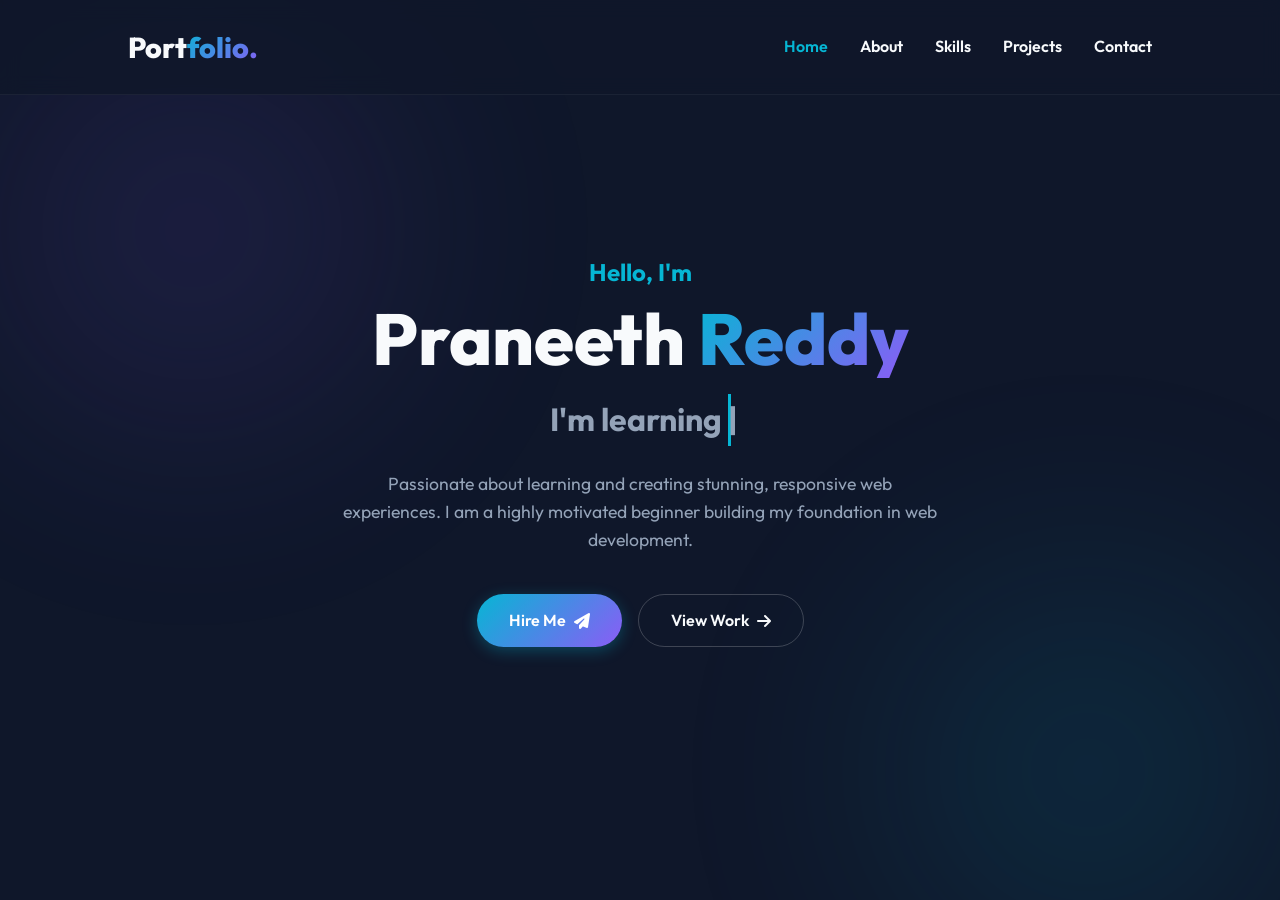
<file: index.html>
<!DOCTYPE html>
<html lang="en">
<head>
    <meta charset="UTF-8">
    <meta name="viewport" content="width=device-width, initial-scale=1.0">
    <title>Home - Stunning Web Developer Portfolio</title>
    <!-- Google Fonts -->
    <link rel="preconnect" href="https://fonts.googleapis.com">
    <link rel="preconnect" href="https://fonts.gstatic.com" crossorigin>
    <link href="https://fonts.googleapis.com/css2?family=Outfit:wght@300;400;600;800&display=swap" rel="stylesheet">
    <!-- Font Awesome for Icons -->
    <link rel="stylesheet" href="https://cdnjs.cloudflare.com/ajax/libs/font-awesome/6.4.0/css/all.min.css">
    <link rel="stylesheet" href="styles.css">
</head>
<body>
    <div class="blob-bg"></div>
    <div class="blob-bg blob-2"></div>

    <!-- Navigation -->
    <nav id="navbar">
        <div class="nav-content">
            <div class="logo">Port<span class="highlight">folio.</span></div>
            <ul class="nav-links">
                <li><a href="index.html" style="color: var(--accent-1)">Home</a></li>
                <li><a href="about.html">About</a></li>
                <li><a href="skills.html">Skills</a></li>
                <li><a href="projects.html">Projects</a></li>
                <li><a href="contact.html">Contact</a></li>
            </ul>
        </div>
    </nav>

    <!-- Hero Section -->
    <section id="home" class="hero section-padding">
        <div class="hero-content hidden">
            <h2 class="greeting">Hello, I'm</h2>
            <h1 class="name">Praneeth <span class="highlight">Reddy</span></h1>
            <h3 class="typing-text">I'm learning <span id="typed-output"></span><span class="cursor">|</span></h3>
            <p class="hero-description">
                Passionate about learning and creating stunning, responsive web experiences. 
                I am a highly motivated beginner building my foundation in web development.
            </p>
            <div class="hero-buttons">
                <a href="contact.html" class="btn primary-btn">Hire Me <i class="fas fa-paper-plane"></i></a>
                <a href="projects.html" class="btn secondary-btn">View Work <i class="fas fa-arrow-right"></i></a>
            </div>
        </div>
    </section>

    <script src="script.js"></script>
</body>
</html>
</file>
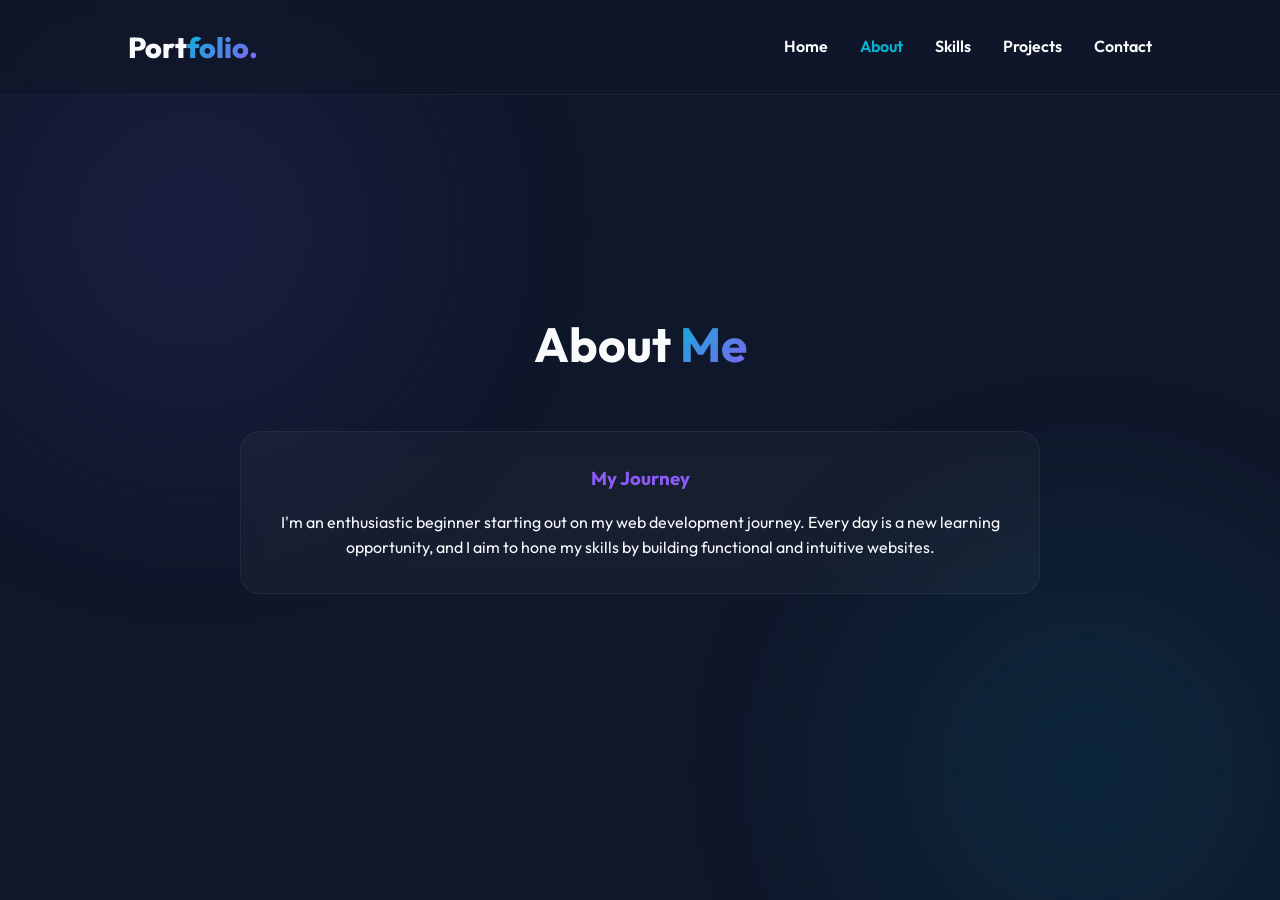
<file: about.html>
<!DOCTYPE html>
<html lang="en">
<head>
    <meta charset="UTF-8">
    <meta name="viewport" content="width=device-width, initial-scale=1.0">
    <title>About - Stunning Web Developer Portfolio</title>
    <!-- Google Fonts -->
    <link rel="preconnect" href="https://fonts.googleapis.com">
    <link rel="preconnect" href="https://fonts.gstatic.com" crossorigin>
    <link href="https://fonts.googleapis.com/css2?family=Outfit:wght@300;400;600;800&display=swap" rel="stylesheet">
    <!-- Font Awesome for Icons -->
    <link rel="stylesheet" href="https://cdnjs.cloudflare.com/ajax/libs/font-awesome/6.4.0/css/all.min.css">
    <link rel="stylesheet" href="styles.css">
</head>
<body>
    <div class="blob-bg"></div>
    <div class="blob-bg blob-2"></div>

    <!-- Navigation -->
    <nav id="navbar">
        <div class="nav-content">
            <div class="logo">Port<span class="highlight">folio.</span></div>
            <ul class="nav-links">
                <li><a href="index.html">Home</a></li>
                <li><a href="about.html" style="color: var(--accent-1)">About</a></li>
                <li><a href="skills.html">Skills</a></li>
                <li><a href="projects.html">Projects</a></li>
                <li><a href="contact.html">Contact</a></li>
            </ul>
        </div>
    </nav>

    <!-- About Section -->
    <section id="about" class="about section-padding">
        <h2 class="section-title hidden">About <span class="highlight">Me</span></h2>
        <div class="about-content hidden glass-card">
            <h3>My Journey</h3>
            <p>I'm an enthusiastic beginner starting out on my web development journey. Every day is a new learning opportunity, and I aim to hone my skills by building functional and intuitive websites.</p>
        </div>
    </section>

    <script src="script.js"></script>
</body>
</html>
</file>
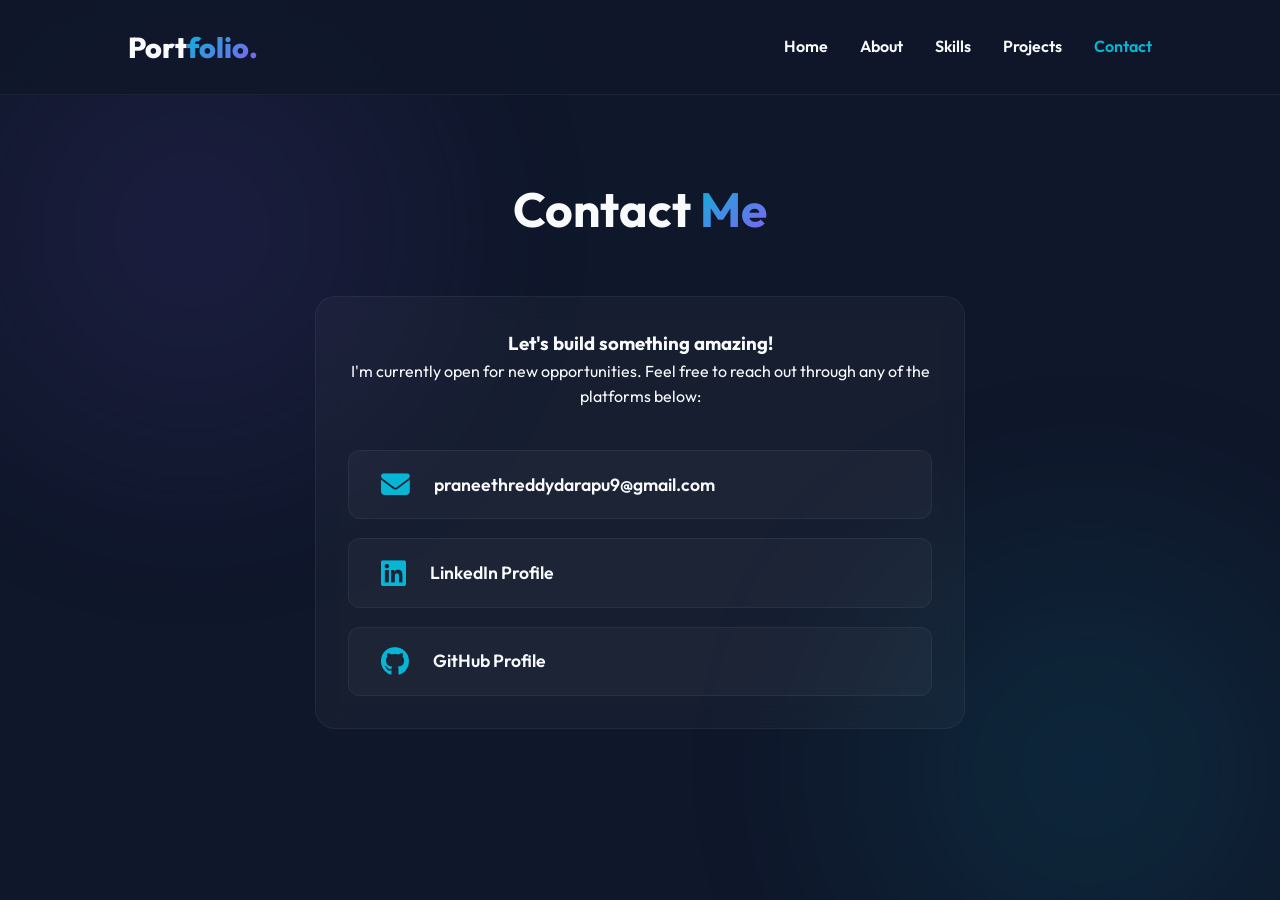
<file: contact.html>
<!DOCTYPE html>
<html lang="en">
<head>
    <meta charset="UTF-8">
    <meta name="viewport" content="width=device-width, initial-scale=1.0">
    <title>Contact - Stunning Web Developer Portfolio</title>
    <!-- Google Fonts -->
    <link rel="preconnect" href="https://fonts.googleapis.com">
    <link rel="preconnect" href="https://fonts.gstatic.com" crossorigin>
    <link href="https://fonts.googleapis.com/css2?family=Outfit:wght@300;400;600;800&display=swap" rel="stylesheet">
    <!-- Font Awesome for Icons -->
    <link rel="stylesheet" href="https://cdnjs.cloudflare.com/ajax/libs/font-awesome/6.4.0/css/all.min.css">
    <link rel="stylesheet" href="styles.css">
</head>
<body>
    <div class="blob-bg"></div>
    <div class="blob-bg blob-2"></div>

    <!-- Navigation -->
    <nav id="navbar">
        <div class="nav-content">
            <div class="logo">Port<span class="highlight">folio.</span></div>
            <ul class="nav-links">
                <li><a href="index.html">Home</a></li>
                <li><a href="about.html">About</a></li>
                <li><a href="skills.html">Skills</a></li>
                <li><a href="projects.html">Projects</a></li>
                <li><a href="contact.html" style="color: var(--accent-1)">Contact</a></li>
            </ul>
        </div>
    </nav>

    <!-- Contact Section -->
    <section id="contact" class="contact section-padding">
        <h2 class="section-title hidden">Contact <span class="highlight">Me</span></h2>
        <div class="contact-container hidden">
            <div class="contact-info glass-card">
                <h3>Let's build something amazing!</h3>
                <p>I'm currently open for new opportunities. Feel free to reach out through any of the platforms below:</p>
                <div class="contact-links">
                    <a href="mailto:praneethreddydarapu9@gmail.com" class="contact-link">
                        <i class="fas fa-envelope"></i>
                        <span>praneethreddydarapu9@gmail.com</span>
                    </a>
                    <a href="https://www.linkedin.com/in/praneeth-reddy-303336348" target="_blank" class="contact-link">
                        <i class="fab fa-linkedin"></i>
                        <span>LinkedIn Profile</span>
                    </a>
                    <a href="https://github.com/praneethreddydarapu9-boop" target="_blank" class="contact-link">
                        <i class="fab fa-github"></i>
                        <span>GitHub Profile</span>
                    </a>
                </div>
            </div>
        </div>
    </section>

    <script src="script.js"></script>
</body>
</html>
</file>
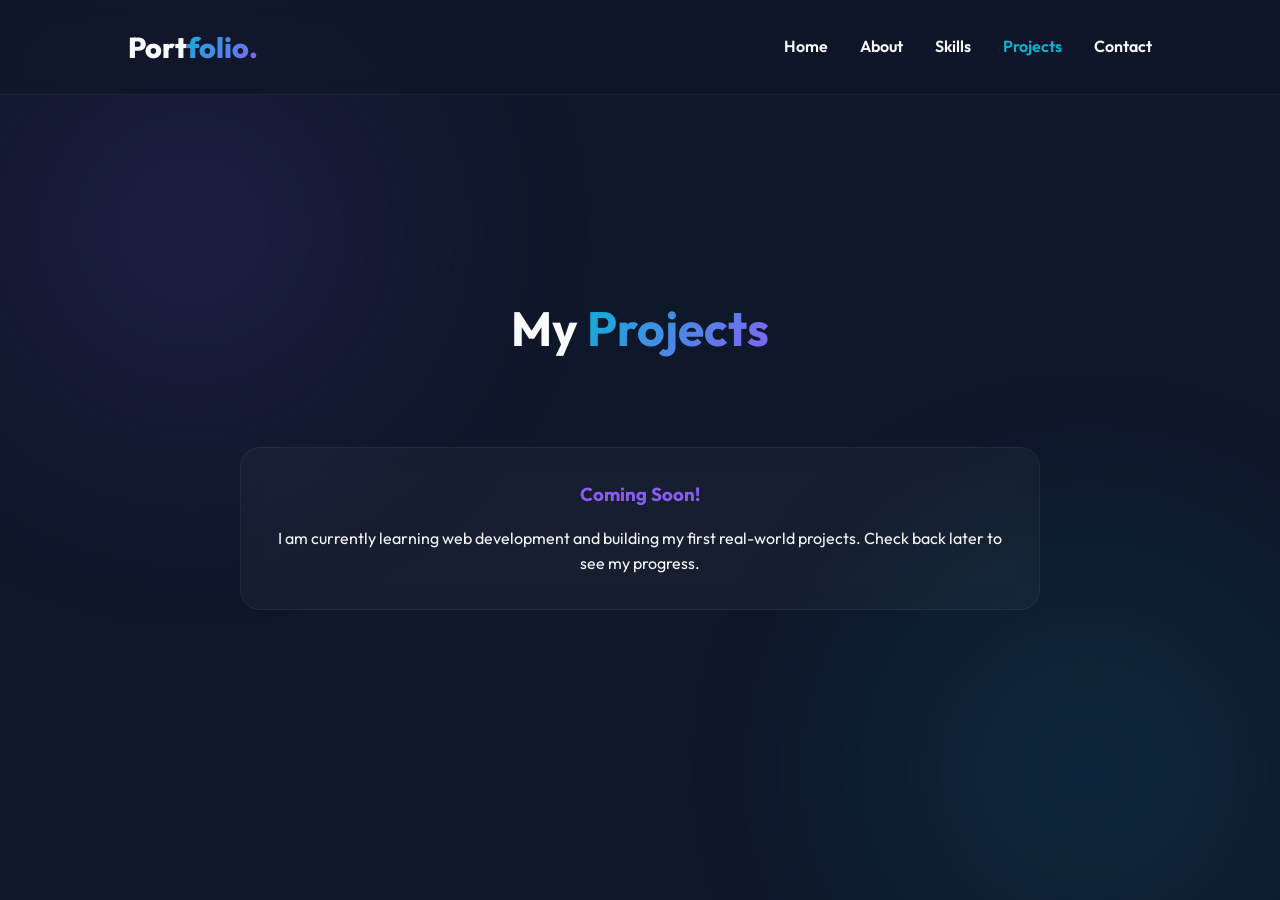
<file: projects.html>
<!DOCTYPE html>
<html lang="en">
<head>
    <meta charset="UTF-8">
    <meta name="viewport" content="width=device-width, initial-scale=1.0">
    <title>Projects - Stunning Web Developer Portfolio</title>
    <!-- Google Fonts -->
    <link rel="preconnect" href="https://fonts.googleapis.com">
    <link rel="preconnect" href="https://fonts.gstatic.com" crossorigin>
    <link href="https://fonts.googleapis.com/css2?family=Outfit:wght@300;400;600;800&display=swap" rel="stylesheet">
    <!-- Font Awesome for Icons -->
    <link rel="stylesheet" href="https://cdnjs.cloudflare.com/ajax/libs/font-awesome/6.4.0/css/all.min.css">
    <link rel="stylesheet" href="styles.css">
</head>
<body>
    <div class="blob-bg"></div>
    <div class="blob-bg blob-2"></div>

    <!-- Navigation -->
    <nav id="navbar">
        <div class="nav-content">
            <div class="logo">Port<span class="highlight">folio.</span></div>
            <ul class="nav-links">
                <li><a href="index.html">Home</a></li>
                <li><a href="about.html">About</a></li>
                <li><a href="skills.html">Skills</a></li>
                <li><a href="projects.html" style="color: var(--accent-1)">Projects</a></li>
                <li><a href="contact.html">Contact</a></li>
            </ul>
        </div>
    </nav>

    <!-- Projects Section -->
    <section id="projects" class="projects section-padding">
        <h2 class="section-title hidden">My <span class="highlight">Projects</span></h2>
        <div class="about-content hidden glass-card" style="margin-top: 2rem;">
            <h3>Coming Soon!</h3>
            <p>I am currently learning web development and building my first real-world projects. Check back later to see my progress.</p>
        </div>
    </section>

    <script src="script.js"></script>
</body>
</html>
</file>
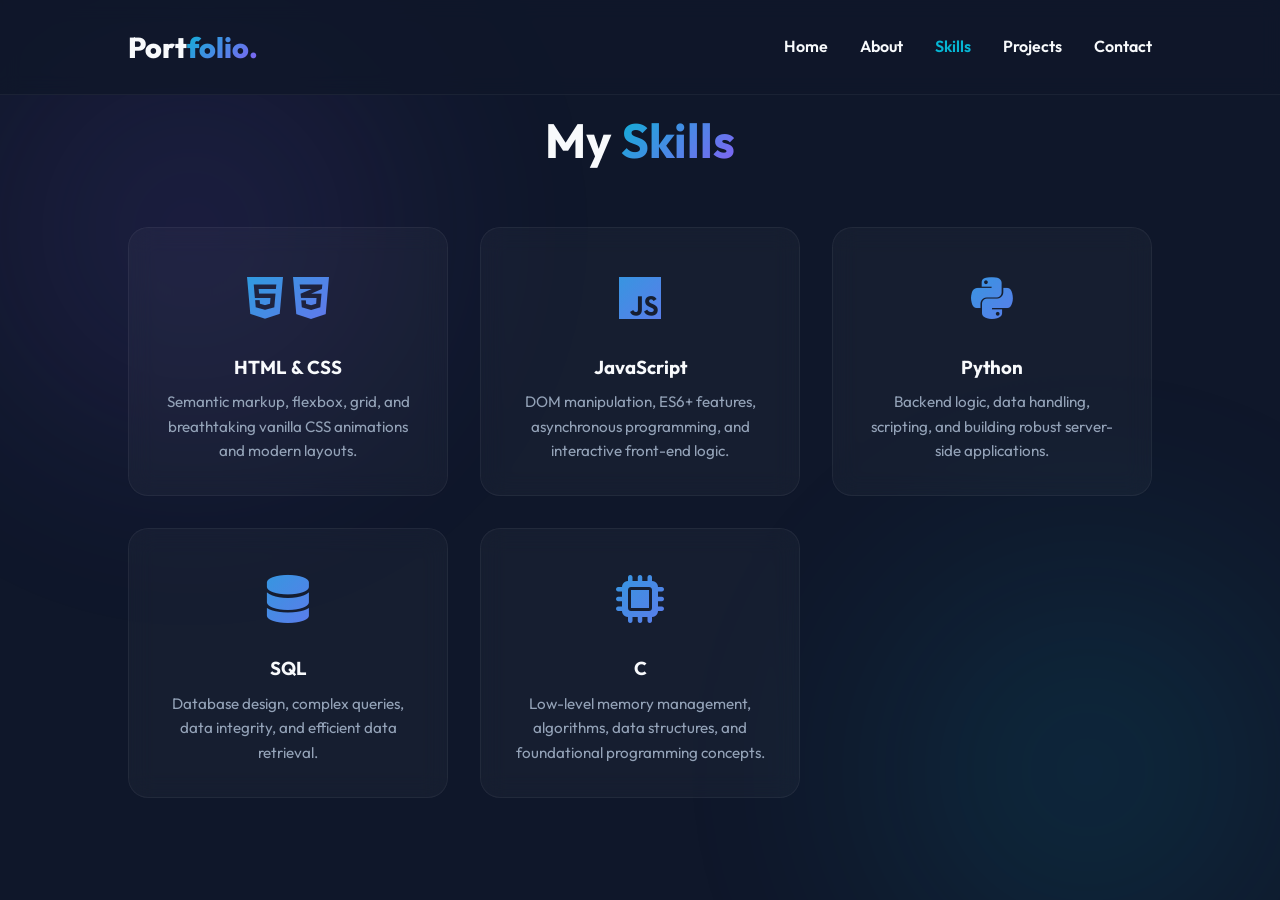
<file: skills.html>
<!DOCTYPE html>
<html lang="en">
<head>
    <meta charset="UTF-8">
    <meta name="viewport" content="width=device-width, initial-scale=1.0">
    <title>Skills - Stunning Web Developer Portfolio</title>
    <!-- Google Fonts -->
    <link rel="preconnect" href="https://fonts.googleapis.com">
    <link rel="preconnect" href="https://fonts.gstatic.com" crossorigin>
    <link href="https://fonts.googleapis.com/css2?family=Outfit:wght@300;400;600;800&display=swap" rel="stylesheet">
    <!-- Font Awesome for Icons -->
    <link rel="stylesheet" href="https://cdnjs.cloudflare.com/ajax/libs/font-awesome/6.4.0/css/all.min.css">
    <link rel="stylesheet" href="styles.css">
</head>
<body>
    <div class="blob-bg"></div>
    <div class="blob-bg blob-2"></div>

    <!-- Navigation -->
    <nav id="navbar">
        <div class="nav-content">
            <div class="logo">Port<span class="highlight">folio.</span></div>
            <ul class="nav-links">
                <li><a href="index.html">Home</a></li>
                <li><a href="about.html">About</a></li>
                <li><a href="skills.html" style="color: var(--accent-1)">Skills</a></li>
                <li><a href="projects.html">Projects</a></li>
                <li><a href="contact.html">Contact</a></li>
            </ul>
        </div>
    </nav>

    <!-- Skills Section -->
    <section id="skills" class="skills section-padding">
        <h2 class="section-title hidden">My <span class="highlight">Skills</span></h2>
        <div class="skills-container grid-layout hidden">
            <div class="skill-card glass-card">
                <div class="skill-icon"><i class="fab fa-html5"></i> <i class="fab fa-css3-alt"></i></div>
                <h3>HTML & CSS</h3>
                <p>Semantic markup, flexbox, grid, and breathtaking vanilla CSS animations and modern layouts.</p>
            </div>
            <div class="skill-card glass-card">
                <div class="skill-icon"><i class="fab fa-js"></i></div>
                <h3>JavaScript</h3>
                <p>DOM manipulation, ES6+ features, asynchronous programming, and interactive front-end logic.</p>
            </div>
            <div class="skill-card glass-card">
                <div class="skill-icon"><i class="fab fa-python"></i></div>
                <h3>Python</h3>
                <p>Backend logic, data handling, scripting, and building robust server-side applications.</p>
            </div>
            <div class="skill-card glass-card">
                <div class="skill-icon"><i class="fas fa-database"></i></div>
                <h3>SQL</h3>
                <p>Database design, complex queries, data integrity, and efficient data retrieval.</p>
            </div>
            <div class="skill-card glass-card">
                <div class="skill-icon"><i class="fas fa-microchip"></i></div>
                <h3>C</h3>
                <p>Low-level memory management, algorithms, data structures, and foundational programming concepts.</p>
            </div>
        </div>
    </section>

    <script src="script.js"></script>
</body>
</html>
</file>
<file: styles.css>
:root {
    --bg-color: #0f172a;
    --card-bg: rgba(255, 255, 255, 0.03);
    --card-border: rgba(255, 255, 255, 0.05);
    --text-primary: #f8fafc;
    --text-secondary: #94a3b8;
    --accent-1: #06b6d4; /* Cyan */
    --accent-2: #8b5cf6; /* Purple */
    --font-heading: 'Outfit', sans-serif;
    --font-body: 'Outfit', sans-serif;
    --transition: all 0.3s ease;
}

* {
    margin: 0;
    padding: 0;
    box-sizing: border-box;
    scroll-behavior: smooth;
}

body {
    background-color: var(--bg-color);
    color: var(--text-primary);
    font-family: var(--font-body);
    line-height: 1.6;
    overflow-x: hidden;
    position: relative;
}

.blob-bg {
    position: fixed;
    top: -10%;
    left: -10%;
    width: 50vw;
    height: 50vw;
    border-radius: 50%;
    background: radial-gradient(circle, var(--accent-2) 0%, transparent 70%);
    opacity: 0.15;
    filter: blur(100px);
    z-index: -1;
    animation: float 20s infinite alternate;
}

.blob-2 {
    top: 50%;
    left: 60%;
    background: radial-gradient(circle, var(--accent-1) 0%, transparent 70%);
    animation-delay: -5s;
}

@keyframes float {
    0% { transform: translate(0, 0) scale(1); }
    100% { transform: translate(10%, 10%) scale(1.1); }
}

.highlight {
    background: linear-gradient(135deg, var(--accent-1), var(--accent-2));
    -webkit-background-clip: text;
    background-clip: text;
    -webkit-text-fill-color: transparent;
    display: inline-block;
}

.glass-card {
    background: var(--card-bg);
    backdrop-filter: blur(12px);
    -webkit-backdrop-filter: blur(12px);
    border: 1px solid var(--card-border);
    border-radius: 20px;
    padding: 2rem;
    transition: var(--transition);
}

.glass-card:hover {
    transform: translateY(-5px);
    border-color: rgba(255, 255, 255, 0.1);
    box-shadow: 0 10px 30px -10px rgba(0, 0, 0, 0.5);
}

.section-padding {
    padding: 6rem 10%;
    min-height: 100vh;
    display: flex;
    flex-direction: column;
    justify-content: center;
}

/* Nav */
nav {
    position: fixed;
    top: 0;
    width: 100%;
    padding: 1.5rem 10%;
    z-index: 1000;
    transition: var(--transition);
    background: rgba(15, 23, 42, 0.8);
    backdrop-filter: blur(10px);
    border-bottom: 1px solid rgba(255, 255, 255, 0.05);
}

.nav-content {
    display: flex;
    justify-content: space-between;
    align-items: center;
}

.logo {
    font-size: 1.8rem;
    font-weight: 800;
    font-family: var(--font-heading);
}

.nav-links {
    display: flex;
    list-style: none;
    gap: 2rem;
}

.nav-links a {
    color: var(--text-primary);
    text-decoration: none;
    font-weight: 600;
    font-size: 1rem;
    transition: var(--transition);
    position: relative;
}

.nav-links a::after {
    content: '';
    position: absolute;
    bottom: -5px;
    left: 0;
    width: 0;
    height: 2px;
    background: linear-gradient(90deg, var(--accent-1), var(--accent-2));
    transition: var(--transition);
}

.nav-links a:hover::after {
    width: 100%;
}

.nav-links a:hover {
    color: var(--accent-1);
}

/* Hero */
.hero {
    align-items: center;
    text-align: center;
}

.greeting {
    font-size: 1.5rem;
    color: var(--accent-1);
    margin-bottom: 0.5rem;
}

.name {
    font-size: 4.5rem;
    font-weight: 800;
    line-height: 1.1;
    margin-bottom: 1rem;
}

.typing-text {
    font-size: 2rem;
    color: var(--text-secondary);
    margin-bottom: 1.5rem;
}

.cursor {
    display: inline-block;
    width: 3px;
    background-color: var(--accent-1);
    animation: blink 1s step-end infinite;
}

@keyframes blink {
    50% { opacity: 0; }
}

.hero-description {
    max-width: 600px;
    margin: 0 auto 2.5rem;
    font-size: 1.1rem;
    color: var(--text-secondary);
}

.btn {
    display: inline-flex;
    align-items: center;
    gap: 0.5rem;
    padding: 0.8rem 2rem;
    border-radius: 30px;
    font-weight: 600;
    text-decoration: none;
    transition: var(--transition);
    border: none;
    cursor: pointer;
    font-size: 1rem;
}

.primary-btn {
    background: linear-gradient(135deg, var(--accent-1), var(--accent-2));
    color: white;
    box-shadow: 0 4px 15px rgba(6, 182, 212, 0.3);
}

.primary-btn:hover {
    transform: scale(1.05);
    box-shadow: 0 6px 20px rgba(139, 92, 246, 0.4);
}

.secondary-btn {
    background: transparent;
    color: var(--text-primary);
    border: 1px solid rgba(255, 255, 255, 0.2);
}

.secondary-btn:hover {
    background: rgba(255, 255, 255, 0.05);
    border-color: rgba(255, 255, 255, 0.5);
}

.hero-buttons {
    display: flex;
    gap: 1rem;
    justify-content: center;
}

/* Sections */
.section-title {
    font-size: 3rem;
    margin-bottom: 3rem;
    text-align: center;
}

.about-content {
    max-width: 800px;
    margin: 0 auto;
    text-align: center;
}

.about-content h3 {
    margin-bottom: 1rem;
    color: var(--accent-2);
}

/* Skills */
.grid-layout {
    display: grid;
    grid-template-columns: repeat(auto-fit, minmax(280px, 1fr));
    gap: 2rem;
}

.skill-card {
    text-align: center;
}

.skill-icon {
    font-size: 3rem;
    margin-bottom: 1rem;
    background: linear-gradient(135deg, var(--accent-1), var(--accent-2));
    -webkit-background-clip: text;
    background-clip: text;
    -webkit-text-fill-color: transparent;
}

.skill-card h3 {
    margin-bottom: 0.5rem;
}

.skill-card p {
    color: var(--text-secondary);
    font-size: 0.95rem;
}

/* Projects */
.projects-grid {
    display: grid;
    grid-template-columns: repeat(auto-fit, minmax(320px, 1fr));
    gap: 2rem;
}

.project-card h3 {
    margin-bottom: 0.5rem;
}

.project-card p {
    color: var(--text-secondary);
    font-size: 0.95rem;
    margin-bottom: 1rem;
}

.tags {
    display: flex;
    flex-wrap: wrap;
    gap: 0.5rem;
}

.tags span {
    background: rgba(255, 255, 255, 0.1);
    padding: 0.3rem 0.8rem;
    border-radius: 20px;
    font-size: 0.8rem;
    color: var(--accent-1);
    font-weight: 600;
}

/* Contact */
.contact-container {
    max-width: 650px;
    margin: 0 auto;
    text-align: center;
}

.contact-links {
    margin-top: 2.5rem;
    display: flex;
    flex-direction: column;
    gap: 1.2rem;
    align-items: center;
}

.contact-link {
    display: flex;
    align-items: center;
    gap: 1.5rem;
    color: var(--text-primary);
    text-decoration: none;
    font-size: 1.1rem;
    font-weight: 600;
    transition: var(--transition);
    padding: 1.2rem 2rem;
    background: rgba(255, 255, 255, 0.03);
    border: 1px solid rgba(255, 255, 255, 0.05);
    border-radius: 12px;
    width: 100%;
}

.contact-link:hover {
    background: rgba(255, 255, 255, 0.08);
    transform: translateY(-3px);
    border-color: rgba(6, 182, 212, 0.3); /* Accent-1 with some transparency */
    box-shadow: 0 10px 20px -5px rgba(0, 0, 0, 0.5);
}

.contact-link i {
    font-size: 1.8rem;
    color: var(--accent-1);
}

.contact-link:hover i {
    color: var(--accent-2);
}

.social-links {
    margin-top: 2rem;
    display: flex;
    gap: 1.5rem;
    justify-content: center;
}

.social-links a {
    color: var(--text-primary);
    font-size: 1.5rem;
    transition: var(--transition);
}

.social-links a:hover {
    color: var(--accent-1);
    transform: translateY(-3px);
}

/* Animations (Intersection Observer) */
.hidden {
    opacity: 0;
    transform: translateY(30px);
    transition: all 0.8s ease-out;
}

.show {
    opacity: 1;
    transform: translateY(0);
}

/* Responsive */
@media (max-width: 768px) {
    .name { font-size: 3rem; }
    .hero-buttons { flex-direction: column; }
    .nav-links { display: none; } /* Could add a hamburger menu logic here, keeping it simple for now */
    .section-padding { padding: 4rem 5%; }
}
</file>
